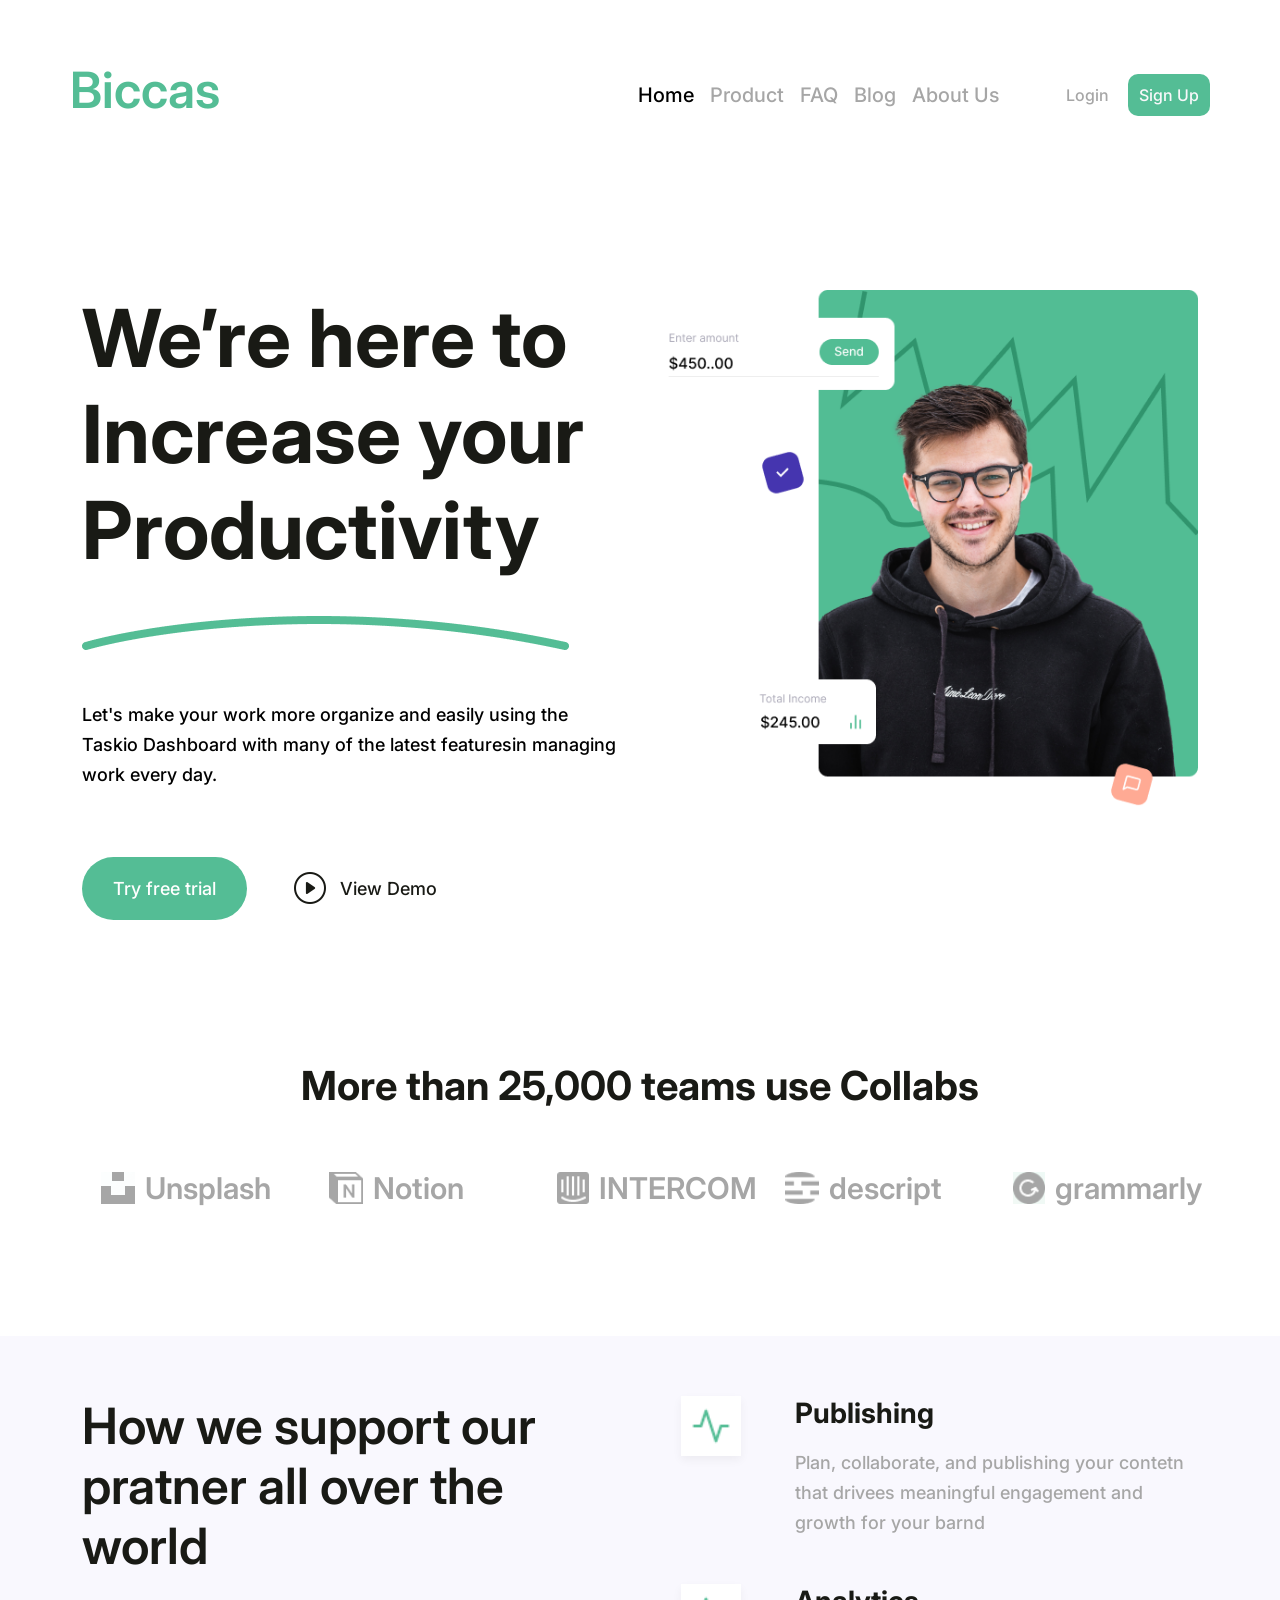
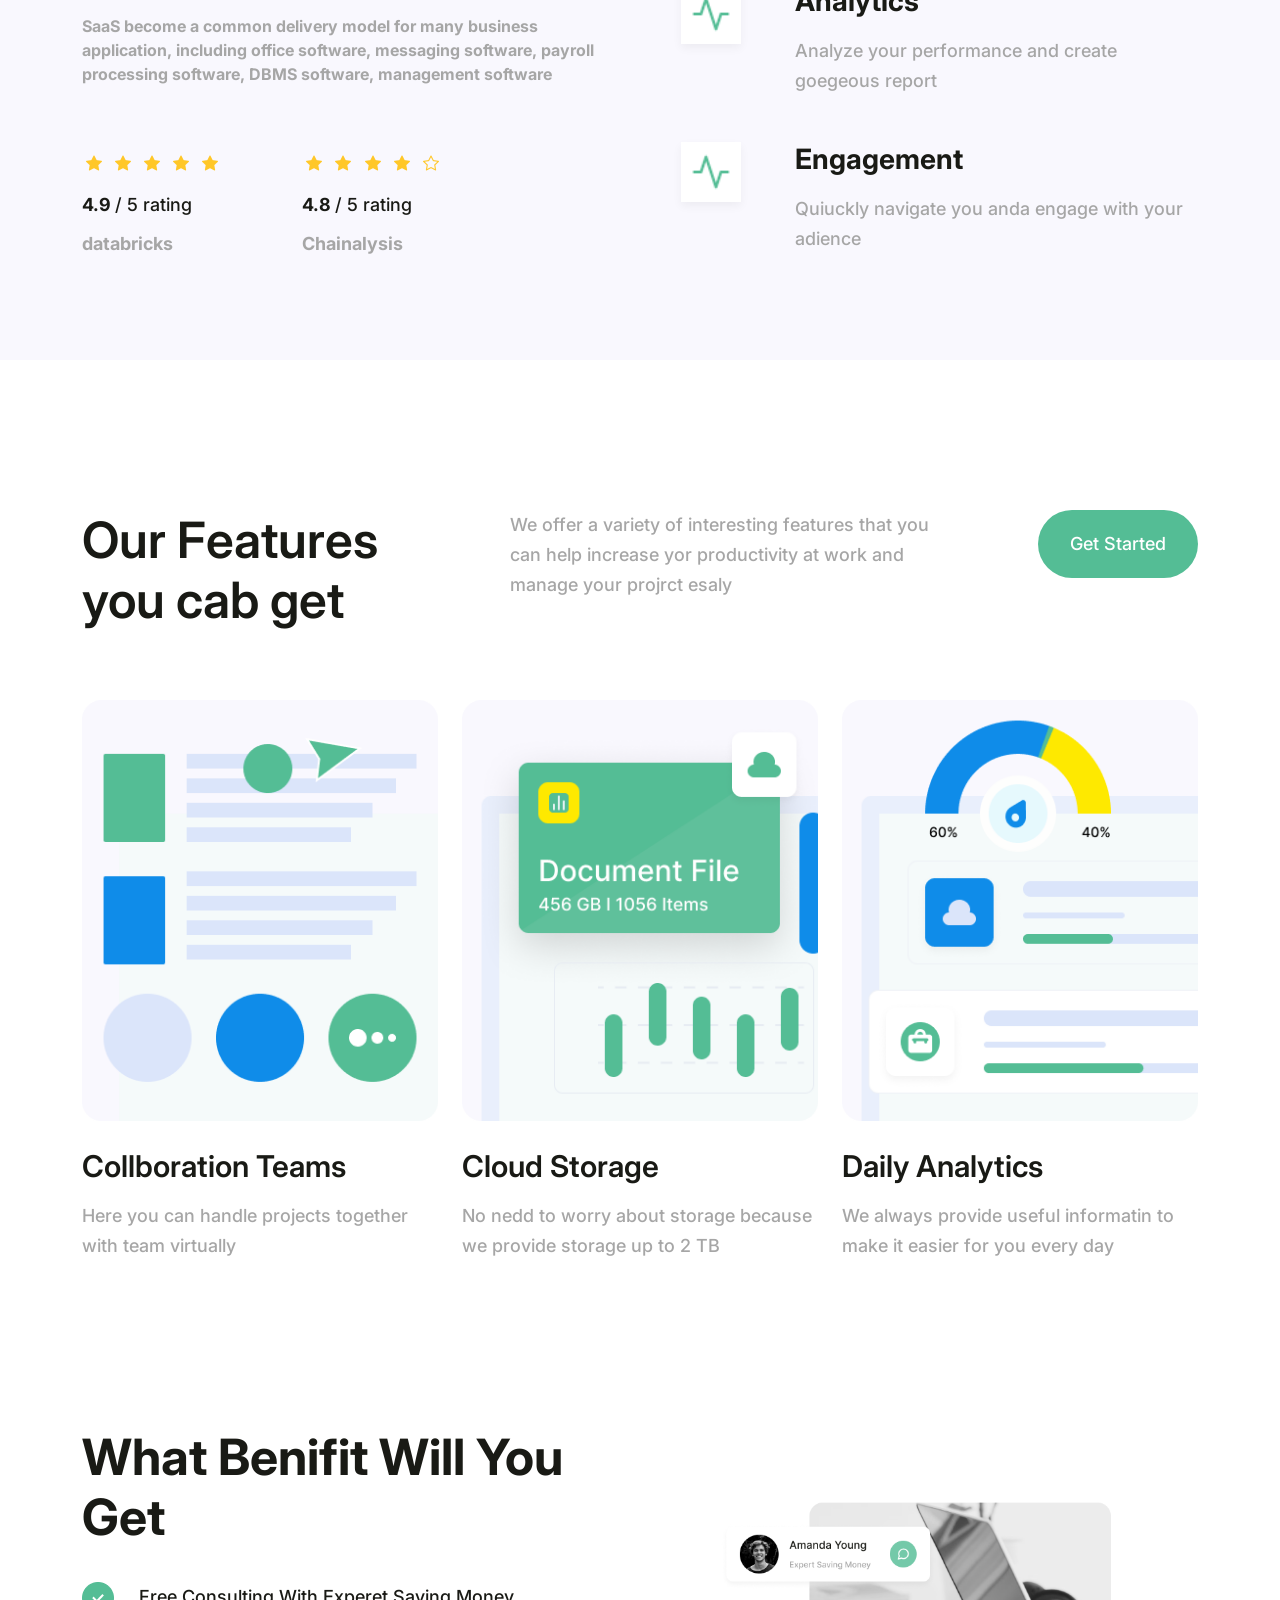
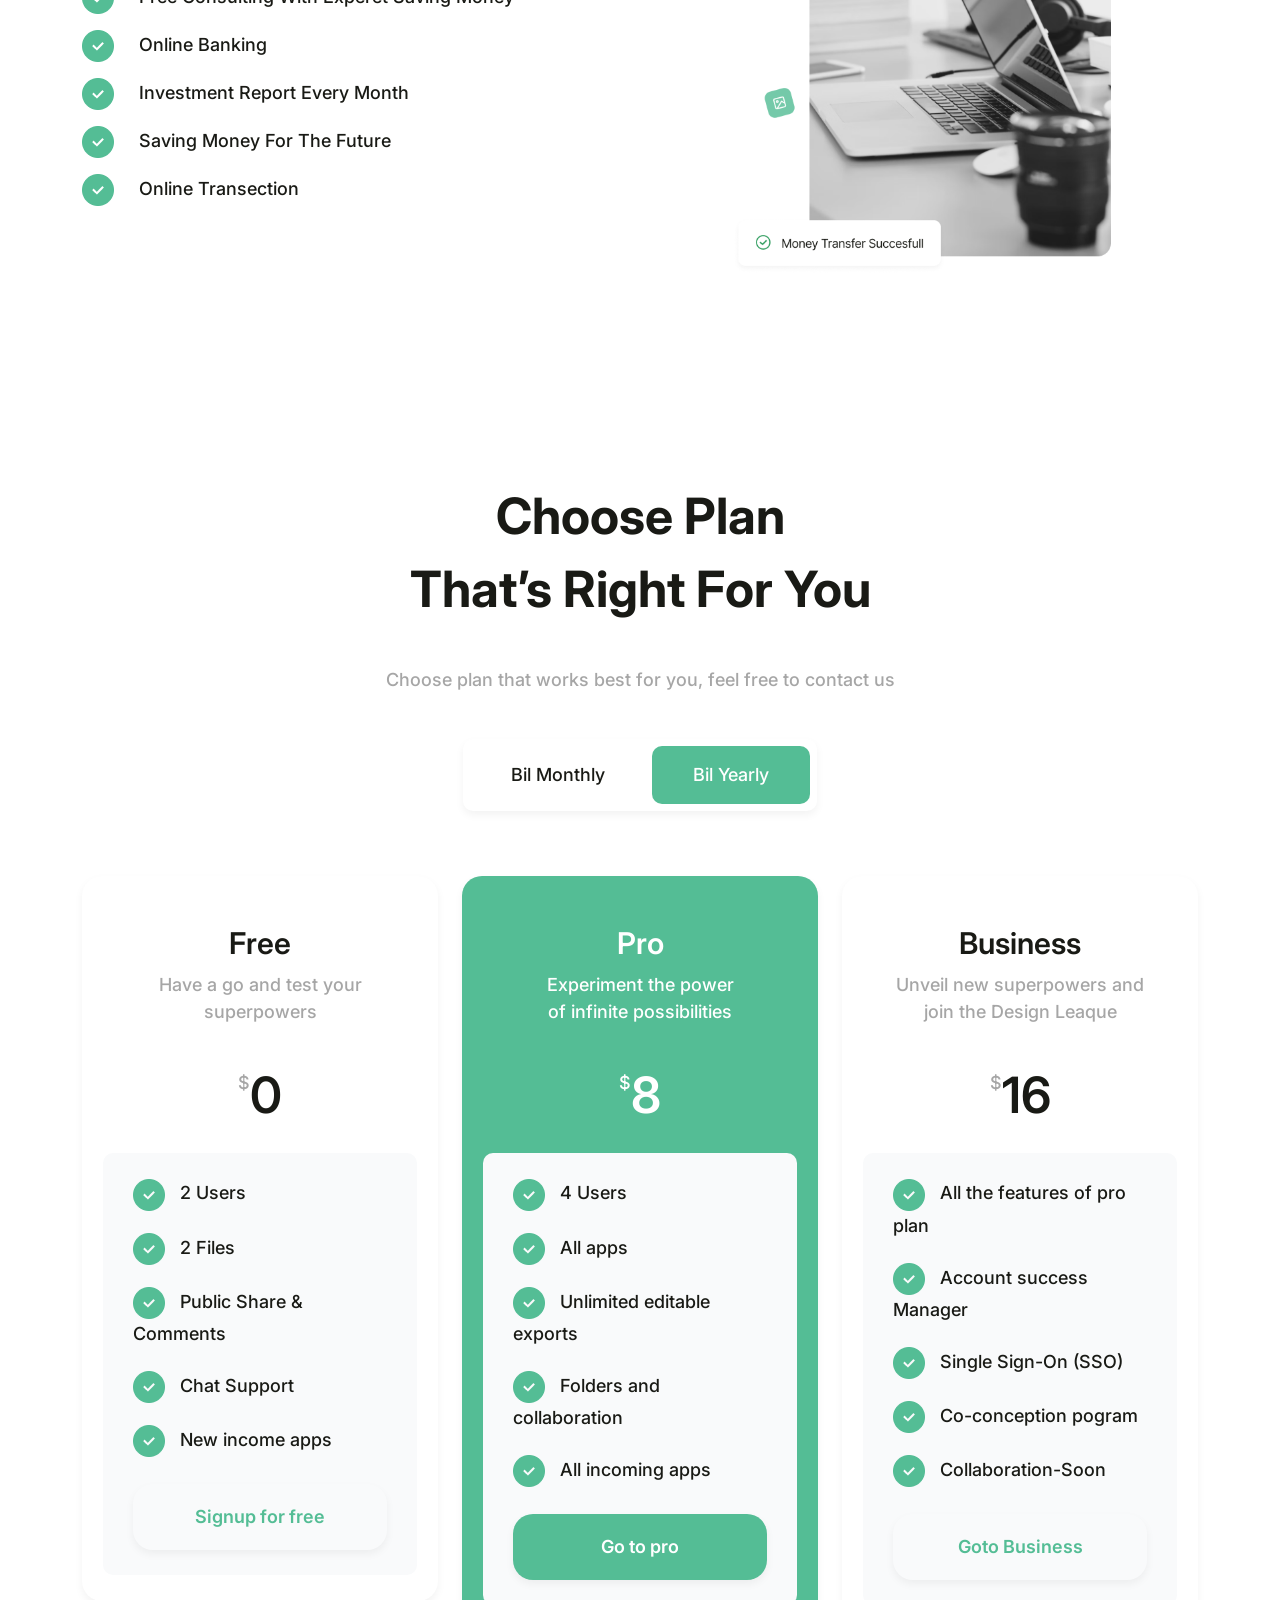
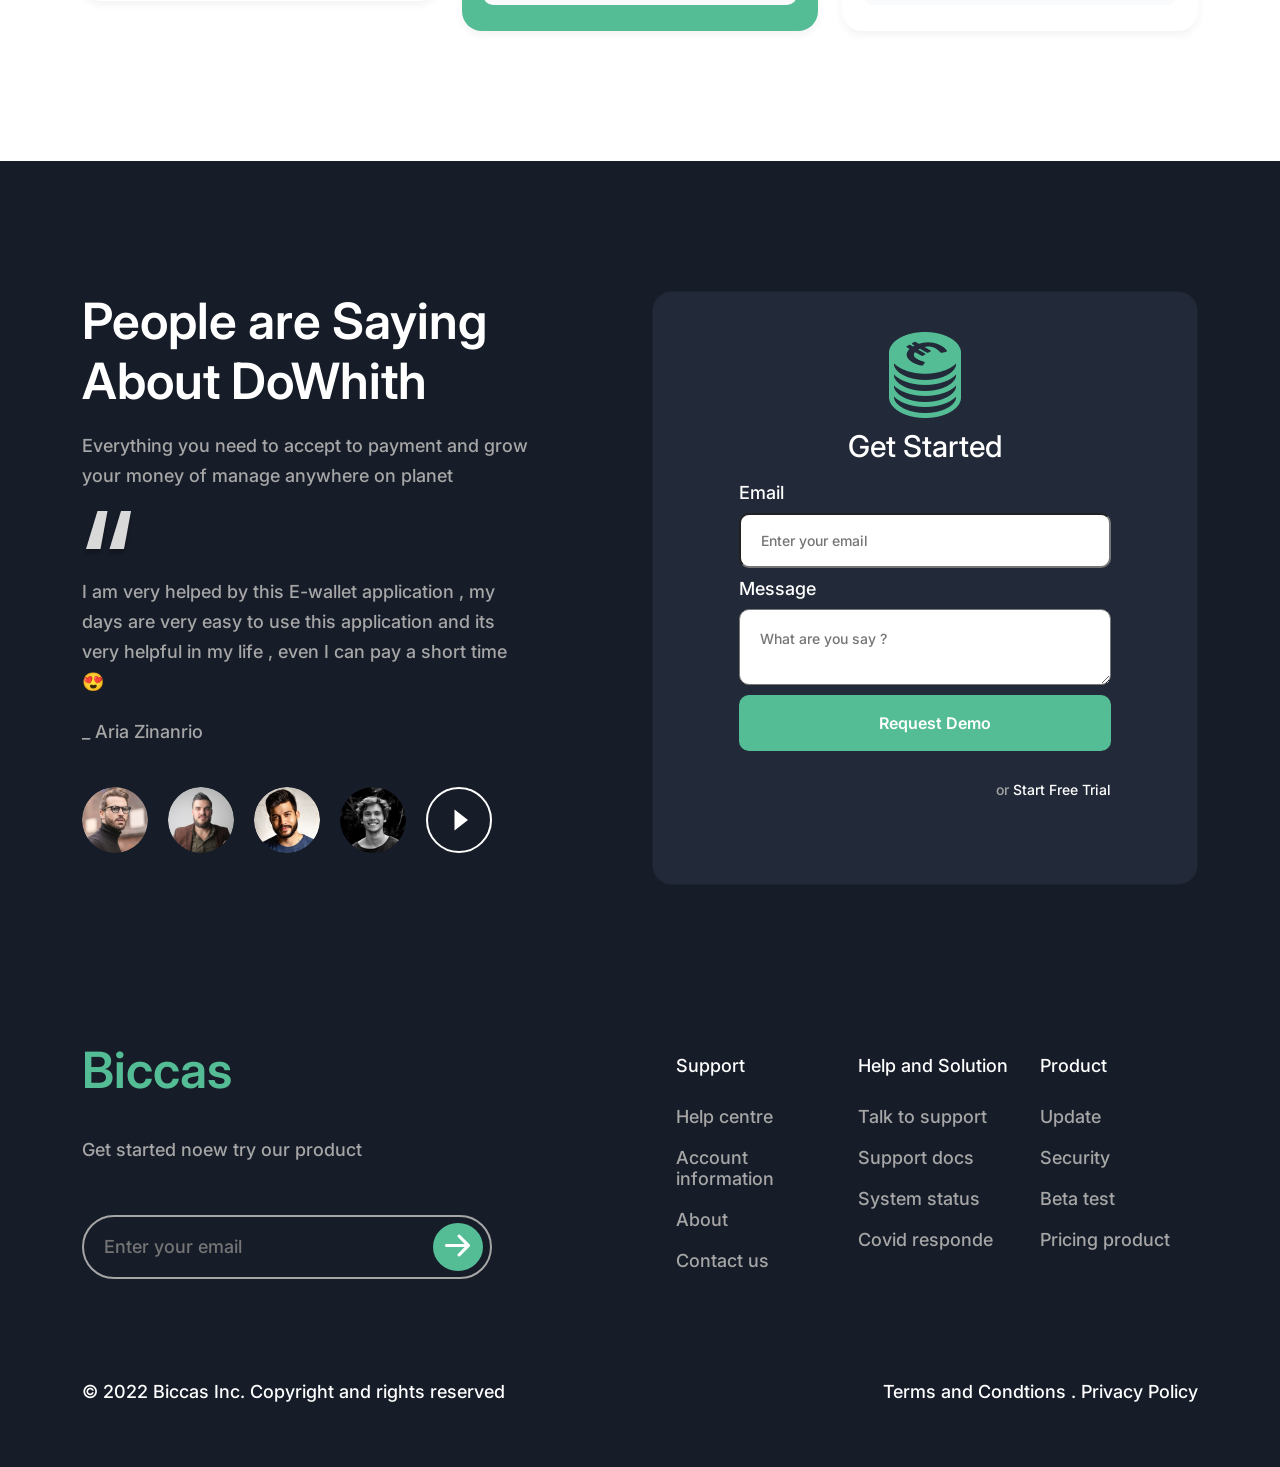
<file: index.html>
<!DOCTYPE html>
<html lang="en">
  <head>
    <meta charset="UTF-8" />
    <meta name="viewport" content="width=device-width, initial-scale=1.0" />
    <meta name="description" content="" />
    <link
      rel="shortcut icon"
      href="assets/img/command 1.png"
      type="image/x-icon" />
    <!-- Bootstrap Icon CDN  -->
    <link
      rel="stylesheet"
      href="https://cdn.jsdelivr.net/npm/bootstrap-icons@1.10.2/font/bootstrap-icons.css" />

    <!-- Bootstrap CSS  -->
    <link rel="stylesheet" href="assets/bootstrap/css/bootstrap.min.css" />
    <title> Biccas </title>
    <!-- Custom CSS  -->
    <link rel="stylesheet" href="./style.css" />
    <link rel="stylesheet" href="./responsive.css" />
  </head>
  <body>
    <!--  Navbar section  -->

    <nav class="nav-section navbar navbar-expand-lg bg-body">
      <div class="container">
        <div class="logo">
          <a class="navbar-brand" href="#">Biccas</a>
        </div>
        <button
          class="navbar-toggler"
          type="button"
          data-bs-toggle="collapse"
          data-bs-target="#navbarSupportedContent"
          aria-controls="navbarSupportedContent"
          aria-expanded="false"
          aria-label="Toggle navigation">
          <i class="bi bi-list"></i>
        </button>
        <div class="collapse navbar-collapse gap-5" id="navbarSupportedContent">
          <ul class="navbar-nav ms-auto mb-2 mb-lg-0">
            <li class="nav-item">
              <a class="nav-link active" aria-current="page" href="#">Home</a>
            </li>
            <li class="nav-item">
              <a class="nav-link" href="#">Product</a>
            </li>
            <li class="nav-item">
              <a class="nav-link" href="#">FAQ</a>
            </li>
            <li class="nav-item">
              <a class="nav-link" href="#">Blog</a>
            </li>
            <li class="nav-item">
              <a class="nav-link" href="#">About Us</a>
            </li>
          </ul>
          <div class="d-flex gap-2 button">
            <a class="app-btn" href="#">Login</a>
            <a class="app-btn" href="#">Sign Up</a>
          </div>
        </div>
      </div>
    </nav>

    <!--  Navbar section End  -->

    <!--  Hero Section -->
      <section class="hero-section">
        <div class="container">
          <div class="row">
            <div class="col-md-6 col-sm-12">
              <h1 class="text-center text-md-start">
                We’re here to Increase your Productivity
              </h1>
              <img src="assets/img/hero-line.png" alt="Line" />
              <p>
                Let's make your work more organize and easily using the Taskio
                Dashboard with many of the latest featuresin managing work every
                day.
              </p>
              <div
                class="button flex gap-3 justify-content-center justify-content-md-start">
                <button>Try free trial</button>
                <button class="d-flex align-items-center">
                  <i class="bi bi-play-circle"></i><span>View Demo</span>
                </button>
              </div>
            </div>
            <div class="col-md-6 col-sm-12 pt-5 pt-md-0">
              <div class="hero-img text-end">
                <img src="assets/img/mainleftimg.png" alt="mainLeftImage" />
              </div>
            </div>
          </div>
          <!--  Bottom Part Start  -->
          <div class="row hero-bottom justify-content-around text-center">
            <h2 class="text-center">More than 25,000 teams use Collabs</h2>
            <div class="col-xl-2 col-md-3 col-sm-4 col-5">
              <div class="item">
                <img
                  src="assets/img/unsplash icon.png"
                  alt="unsplash icon" />Unsplash
              </div>
            </div>
            <div class="col-xl-2 col-md-3 col-sm-4 col-5">
              <div class="item">
                <img src="assets/img/notion icon.png" alt="notion icon" />Notion
              </div>
            </div>
            <div class="col-xl-2 col-md-3 col-sm-4 col-5">
              <div class="item">
                <img
                  src="assets/img/intercom icon.png"
                  alt="intercom icon" />INTERCOM
              </div>
            </div>
            <div class="col-xl-2 col-md-3 col-sm-4 col-5">
              <div class="item">
                <img
                  src="assets/img/descript icon.png"
                  alt="descript icon" />descript
              </div>
            </div>
            <div class="col-xl-2 col-md-3 col-sm-4 col-5">
              <div class="item">
                <img
                  src="assets/img/grammerly icon.png"
                  alt="grammerly icon" />grammarly
              </div>
            </div>
          </div>
        </div>
      </section>

      <!--  Bottom Part End  -->

      
      <!--  Support Section Start -->
      <section class="support-section">
        <div class="container">
          <div class="row">
            <div class="col-md-6 col-sm-12 text-center text-md-start">
              <h1>How we support our pratner all over the world</h1>
              <p>
                SaaS become a common delivery model for many business
                application, including office software, messaging software,
                payroll processing software, DBMS software, management software
              </p>
              <div
                class="reviews justify-content-center justify-content-md-start">
                <div class="">
                  <div>
                    <i class="bi bi-star-fill"></i>
                    <i class="bi bi-star-fill"></i>
                    <i class="bi bi-star-fill"></i>
                    <i class="bi bi-star-fill"></i>
                    <i class="bi bi-star-fill"></i>
                  </div>
                  <p>4.9 <span>/ 5 rating</span></p>
                  <strong>databricks</strong>
                </div>
                <div>
                  <div>
                    <i class="bi bi-star-fill"></i>
                    <i class="bi bi-star-fill"></i>
                    <i class="bi bi-star-fill"></i>
                    <i class="bi bi-star-fill"></i>
                    <i class="bi bi-star"></i>
                  </div>
                  <p>4.8 <span>/ 5 rating</span></p>
                  <strong>Chainalysis</strong>
                </div>
              </div>
            </div>
            <div class="col-md-6 col-sm-12 support-second">
              <div class="row pt-5 pt-md-0">
                <div class="col-2 col-md-3 text-center">
                  <img src="assets/img/activityOne.png" alt="activity icon" />
                </div>
                <div class="col-10 col-md-9">
                  <h3>Publishing</h3>
                  <p>
                    Plan, collaborate, and publishing your contetn that drivees
                    meaningful engagement and growth for your barnd
                  </p>
                </div>
                <div class="col-2 col-md-3 text-center">
                  <img src="assets/img/activityOne.png" alt="activity icon" />
                </div>
                <div class="col-10 col-md-9">
                  <h3>Analytics</h3>
                  <p>Analyze your performance and create goegeous report</p>
                </div>
                <div class="col-2 col-md-3 text-center">
                  <img src="assets/img/activityOne.png" alt="activity icon" />
                </div>
                <div class="col-10 col-md-9">
                  <h3>Engagement</h3>
                  <p>Quiuckly navigate you anda engage with your adience</p>
                </div>
              </div>
            </div>
          </div>
        </div>
      </section>

      <!--  Support Section End -->

      <!-- ============ Features Section ========== -->
      <section class="features-section">
        <div class="container">
          <div class="row justify-content-between text-center text-md-start">
            <div class="col-xl-4 col-md-4 col-sm-12">
              <h1>
                Our Features <br />
                you cab get
              </h1>
            </div>
            <div class="col-xl-5 col-md-4 col-sm-12 py-4 py-md-0">
              <p>
                We offer a variety of interesting features that you can help
                increase yor productivity at work and manage your projrct esaly
              </p>
            </div>
            <div class="col-xl-2 col-md-4 col-sm-12 text-center text-md-end">
              <button>Get Started</button>
            </div>
          </div>
          <div class="row second-part justify-content-center">
            <div class="col-md-4 col-sm-6 col-8">
              <div class="card">
                <img
                  src="assets/img/feature-frame.png"
                  alt="Features Frame" />
                <h3>Collboration Teams</h3>
                <p>Here you can handle projects together with team virtually</p>
              </div>
            </div>
            <div class="col-md-4 col-sm-6 col-8">
              <div class="card">
                <img
                  src="assets/img/FeatureFrame2.png" alt="Feature Frame" />
                <h3>Cloud Storage</h3>
                <p>
                  No nedd to worry about storage because we provide storage up
                  to 2 TB
                </p>
              </div>
            </div>
            <div class="col-md-4 col-sm-6 col-8">
              <div class="card">
                <img
                  src="assets/img/FeatureFrame3.png" alt="Feature Frame" />
                <h3>Daily Analytics</h3>
                <p>
                  We always provide useful informatin to make it easier for you
                  every day
                </p>
              </div>
            </div>
          </div>
        </div>
      </section>

      
      
      <!--  Benfit Section -->
      <section class="benifit-section">
        <div class="container">
          <div class="row">
            <div class="col-md-6 col-12">
              <h2 class="text-center text-md-start">
                What Benifit Will You Get
              </h2>
              <ul>
                <li>
                  <img src="assets/img/Subtract.png" alt="Subtract icon" />
                  Free Consulting With Experet Saving Money
                </li>
                <li>
                  <img src="assets/img/Subtract.png" alt="Subtract icon" />
                  Online Banking
                </li>
                <li>
                  <img src="assets/img/Subtract.png" alt="Subtract icon" />
                  Investment Report Every Month
                </li>
                <li>
                  <img src="assets/img/Subtract.png" alt="Subtract icon" />
                  Saving Money For The Future
                </li>
                <li>
                  <img src="assets/img/Subtract.png" alt="Subtract icon" />
                  Online Transection
                </li>
              </ul>
            </div>
            <div class="col-md-6 col-12">
              <div class="benifit-img">
                <img src="assets/img/benifit Frame.png" alt="Benifit Frame" />
              </div>
            </div>
          </div>
        </div>
      </section>
      <!--  Plan Section  -->
      <section class="plan-section">
        <div class="container">
          <div class="text-center">
            <h1>
              Choose Plan <br />
              That’s Right For You
            </h1>
            <p>Choose plan that works best for you, feel free to contact us</p>
          </div>
          <div class="text-center">
            <div class="text-center d-inline-block plan-head">
              <span>Bil Monthly</span>
              <span>Bil Yearly</span>
            </div>
          </div>
          <div class="row">
            <!-- Free  Plan -->
            <div class="col-xl-4 col-md-6 col-sm-12">
              <div class="card">
                <div class="text-center px-3 pt-2">
                  <h2>Free</h2>
                  <p>
                    Have a go and test your <br />
                    superpowers
                  </p>
                  <span><sup>$</sup>0</span>
                </div>
                <div class="card-content">
                  <ul>
                    <li>
                      <img src="assets/img/Subtract.png" alt="Subtract icon" />
                      2 Users
                    </li>
                    <li>
                      <img src="assets/img/Subtract.png" alt="Subtract icon" />
                      2 Files
                    </li>
                    <li>
                      <img src="assets/img/Subtract.png" alt="Subtract icon" />
                      Public Share & Comments
                    </li>
                    <li>
                      <img src="assets/img/Subtract.png" alt="Subtract icon" />
                      Chat Support
                    </li>
                    <li>
                      <img src="assets/img/Subtract.png" alt="Subtract icon" />
                      New income apps
                    </li>
                  </ul>
                  <button>Signup for free</button>
                </div>
              </div>
            </div>
            <!-- Pro Plan -->
            <div class="col-xl-4 col-md-6 col-sm-12">
              <div class="card card-item">
                <div class="text-center px-3 pt-2">
                  <h2>Pro</h2>
                  <p>
                    Experiment the power <br />
                    of infinite possibilities
                  </p>
                  <span><sup>$</sup>8</span>
                </div>
                <div class="card-content">
                  <ul>
                    <li>
                      <img src="assets/img/Subtract.png" alt="Subtract icon" />
                      4 Users
                    </li>
                    <li>
                      <img src="assets/img/Subtract.png" alt="Subtract icon" />
                      All apps
                    </li>
                    <li>
                      <img src="assets/img/Subtract.png" alt="Subtract icon" />
                      Unlimited editable exports
                    </li>
                    <li>
                      <img src="assets/img/Subtract.png" alt="Subtract icon" />
                      Folders and collaboration
                    </li>
                    <li>
                      <img src="assets/img/Subtract.png" alt="Subtract icon" />
                      All incoming apps
                    </li>
                  </ul>
                  <button>Go to pro</button>
                </div>
              </div>
            </div>
            <!-- Business Plan -->
            <div class="col-xl-4 col-md-6 col-sm-12">
              <div class="card">
                <div class="text-center px-3 pt-2">
                  <h2>Business</h2>
                  <p>
                    Unveil new superpowers and <br />
                    join the Design Leaque
                  </p>
                  <span><sup>$</sup>16</span>
                </div>
                <div class="card-content">
                  <ul>
                    <li>
                      <img src="assets/img/Subtract.png" alt="Subtract icon" />
                      All the features of pro plan
                    </li>
                    <li>
                      <img src="assets/img/Subtract.png" alt="Subtract icon" />
                      Account success Manager
                    </li>
                    <li>
                      <img src="assets/img/Subtract.png" alt="Subtract icon" />
                      Single Sign-On (SSO)
                    </li>
                    <li>
                      <img src="assets/img/Subtract.png" alt="Subtract icon" />
                      Co-conception pogram
                    </li>
                    <li>
                      <img src="assets/img/Subtract.png" alt="Subtract icon" />
                      Collaboration-Soon
                    </li>
                  </ul>
                  <button>Goto Business</button>
                </div>
              </div>
            </div>
          </div>
        </div>
      </section>
      <!--  Footer Section = -->
      <footer class="footer-section">
        <div class="container">
          <div class="row justify-content-between">
            <div class="col-md-5 col-sm-12">
              <h1>
                People are Saying <br />
                About DoWhith
              </h1>
              <p>
                Everything you need to accept to payment and grow your money of
                manage anywhere on planet
              </p>
              <img src="assets/img/rectangle.png" alt="rectangle icon" />
              <p>
                I am very helped by this E-wallet application , my days are very
                easy to use this application and its very helpful in my life ,
                even I can pay a short time 😍
              </p>
              <strong>_ Aria Zinanrio</strong>
              <div class="img">
                <img src="assets/img/user1.png" alt="" />
                <img src="assets/img/user2.png" alt="" />
                <img src="assets/img/user3.png" alt="" />
                <img src="assets/img/user4.png" alt="" />
                <a href="#">
                  <svg
                    xmlns="http://www.w3.org/2000/svg"
                    width="66"
                    height="66"
                    viewBox="0 0 66 66"
                    fill="none">
                    <circle
                      cx="33"
                      cy="33"
                      r="32"
                      stroke="white"
                      stroke-width="2" />
                    <path
                      d="M42 33L28.5 43.3923L28.5 22.6077L42 33Z"
                      fill="white" />
                  </svg>
                </a>
              </div>
            </div>
            <div class="col-md-6 col-sm-12 pt-5 pt-md-0">
              <div class="card">
                <img src="assets/img/database icon.png" alt="Database icon" />
                <h3>Get Started</h3>
                <label for="email">Email</label>
                <input type="text" id="email" placeholder="Enter your email" />
                <label for="message">Message</label>
                <textarea
                  id="message"
                  placeholder="What are you say ? "></textarea>
                <input type="submit" value="Request Demo" />
                <p>or <a href="#">Start Free Trial</a></p>
              </div>
            </div>
          </div>
          <!-- footer-second -->
          <div class="footer-second row justify-content-between">
            <div class="col-md-5 col-sm-12 text-center text-md-start">
              <h1>Biccas</h1>
              <p>Get started noew try our product</p>
              <div class="input-form mx-auto mx-md-0">
                <input type="text" placeholder="Enter your email" />
                <span><i class="bi bi-arrow-right-short"></i></span>
              </div>
            </div>
            <div
              class="col-md-6 col-sm-12 row pt-5 pt-md-0 justify-content-around text-center justify-content-md-between text-md-start">
              <div class="col-md-4 col-sm-6 col-12">
                <h4>Support</h4>
                <ul>
                  <li><a href="#">Help centre</a></li>
                  <li><a href="#">Account information</a></li>
                  <li><a href="#">About</a></li>
                  <li><a href="#">Contact us</a></li>
                </ul>
              </div>
              <div class="col-md-4 col-sm-6 col-12">
                <h4>Help and Solution</h4>
                <ul>
                  <li><a href="#">Talk to support</a></li>
                  <li><a href="#">Support docs</a></li>
                  <li><a href="#">System status</a></li>
                  <li><a href="#">Covid responde</a></li>
                </ul>
              </div>
              <div class="col-md-4 col-sm-6 col-12">
                <h4>Product</h4>
                <ul>
                  <li><a href="#">Update</a></li>
                  <li><a href="#">Security</a></li>
                  <li><a href="#">Beta test</a></li>
                  <li><a href="#">Pricing product</a></li>
                </ul>
              </div>
            </div>
          </div>
          <div class="footer-third">
            <div class="row justify-content-between">
              <div class="col-md-6 text-center text-md-start">
                <p>
                  © 2022 Biccas Inc. Copyright and rights reserved
                  
                </p>
              </div>
              <div class="col-md-6">
                <p class="text-center text-md-end d-block">
                  <a href="#">Terms and Condtions</a> .
                  <a href="#">Privacy Policy</a>
                </p>
              </div>
            </div>
          </div>
        </div>
      </footer>
    </main>
    <!-- Bootstrap Js  -->
    <script src="assets/bootstrap/js/bootstrap.bundle.min.js"></script>
  </body>
</html>
</file>
<file: style.css>
/* 
    // import font from Google-font
    // font-family: 'Inter', sans-serif; 
*/
@import url("https://fonts.googleapis.com/css2?family=Inter:wght@300;400;500;600;700;800&display=swap");

img {
  max-width: 100%;
}
/* Common CSS Classes  */

.app-btn {
  border-radius: 10px;
  background: #54bd95;
  color: #f8f8fa;
  font-family: Inter;
  font-size: 16px;
  font-style: normal;
  font-weight: 500;
  line-height: normal;
  padding: 10px 10px;
  text-decoration: none;
  transition: 0.2s ease;
  border: 1px solid transparent;
}
.app-btn:hover {
  background: #f8f8fa;
  color: #54bd95;
  border: 1px solid #54bd95;
}
/*  Navbar CSS  */
.nav-section .container {
  padding: 50px 0px;
}
.logo a {
  color: #54bd95;
  font-family: Inter;
  font-size: 50px;
  font-style: normal;
  font-weight: 600;
  line-height: 30px; 
}
.logo a:visited {
  color: #54bd95;
}
.nav-section button {
  border: 2px solid #54bd95;
  transition: 0.2s ease;
  outline: none;
}

.nav-section button:hover {
  background-color: #54bd95;
  border: 2px solid transparent;
}
.nav-section button:hover i {
  color: white;
}
.nav-section button i {
  color: #54bd95;
  font-size: 31px;
}
.nav-section button:focus {
  box-shadow: 0 0 0;
  outline: none;
}
.nav-section ul li a {
  color: #a6a6a6;
  font-family: Inter;
  text-align: right;
  font-size: 20px;
  font-style: normal;
  font-weight: 500;
  line-height: normal;
  padding: 25px 20px;
  text-align: center;
}

.nav-section .button a:nth-child(1) {
  color: #a6a6a6;
  background-color: #fff;
}
.nav-section .button a:nth-child(1):hover {
  background: #54bd95;
  color: #f8f8fa;
  font-family: Inter;
  border: 1px solid transparent;
}
/*  Hero CSS  */
.hero-section {
  padding: 100px 0 0 0;
}
.hero-section h1 {
  color: #191a15;
  font-family: Inter;
  font-size: 80px;
  font-style: normal;
  font-weight: 700;
  padding-bottom: 30px;
}
.hero-section p {
  color: #000;
  font-family: Inter;
  font-size: 18px;
  font-style: normal;
  font-weight: 500;
  line-height: 30px; /* 166.667% */
  padding: 50px 0;
}
.hero-section .button {
  display: flex;
  gap: 10px;
  align-items: center;
}
.hero-section .button button {
  color: #fff;
  font-family: Inter;
  font-size: 18px;
  font-style: normal;
  font-weight: 500;
  line-height: normal;
  border-radius: 40px;
  background: #54bd95;
  padding: 20px 30px;
  border: 1px solid transparent;
  outline: none;
  transition: 0.2s ease;
}
.hero-section .button button:nth-child(1):hover {
  border: 1px solid #54bd95;
  color: #54bd95;
  background-color: #fff;
}
.hero-section .button button:nth-child(2) {
  border: 1px solid transparent;
  color: #191a15;
  padding: 12px 30px;
  background-color: transparent;
}
.hero-section .button i {
  font-size: 31.6px;
  margin-right: 14px;
}
.hero-section .button button:nth-child(2):hover {
  border: 1px solid transparent;
  color: #fff;
  background-color: #54bd95;
}
.hero-bottom {
  padding: 140px 0 130px 0;
}
.hero-bottom h2 {
  color: #191a15;
  text-align: center;
  font-family: Inter;
  font-size: 40px;
  font-style: normal;
  font-weight: 700;
  line-height: normal;
  margin-bottom: 40px;
}
.hero-bottom .item {
  color: #a6a6a6;
  text-align: center;
  font-family: Inter;
  font-size: 30px !important ;
  font-style: normal;
  font-weight: 600;
  line-height: normal;
  display: flex;
  gap: 10px;
  align-items: center;
  margin-top: 20px;
}
.hero-bottom .item img {
  width: 34px;
  height: 32px;
}

/*  Support CSS   */
.support-section {
  background: #f9f8fe;
  padding: 60px 0;
}
.support-section h1 {
  color: #191a15;
  font-family: Inter;
  font-size: 50px;
  font-style: normal;
  font-weight: 600;
  line-height: normal;
}
.support-section p {
  color: #a6a6a6;
  font-family: Inter;
  font-size: 16px;
  font-style: normal;
  font-weight: 700;
  padding: 30px 0 50px 0;
}
.support-section .reviews {
  display: flex;
  gap: 80px;
}
.support-section i {
  color: #ffc728;
  padding: 4px 4px;
  width: 10px;
}
.support-section .reviews p {
  color: #191a15;
  font-family: Inter;
  font-size: 18px;
  font-style: normal;
  font-weight: 700;
  line-height: normal;
  padding: 18px 0;
  margin: 0;
}
.support-section .reviews span {
  color: #191a15;
  font-family: Inter;
  font-size: 18px;
  font-style: normal;
  font-weight: 500;
  line-height: normal;
}
.support-section .reviews strong {
  color: #a6a6a6;
  font-family: Inter;
  font-size: 18px;
  font-style: normal;
  font-weight: 700;
  line-height: normal;
}
/* support-second */
.support-second img {
  height: 60px;
  padding: 10px;
  background: #fff;
  box-shadow: 0px 4px 9px 0px rgba(0, 0, 0, 0.05);
}
.support-second h3 {
  color: #191a15;
  font-family: Inter;
  font-size: 28px;
  font-style: normal;
  font-weight: 700;
  line-height: normal;
}
.support-second p {
  color: #a6a6a6;
  font-family: Inter;
  font-size: 18px;
  font-style: normal;
  font-weight: 500;
  line-height: 30px; 
  padding: 10px 0 30px 0;
}

/* Features CSS  */
.features-section {
  padding: 150px 0;
}
.features-section h1 {
  color: #191a15;
  font-family: Inter;
  font-size: 50px;
  font-style: normal;
  font-weight: 600;
  line-height: normal;
  margin: 0;
}
.features-section p {
  color: #a6a6a6;
  font-family: Inter;
  font-size: 18px;
  font-style: normal;
  font-weight: 500;
  line-height: 30px; 
}
.features-section button {
  color: #fff;
  font-family: Inter;
  font-size: 18px;
  font-style: normal;
  font-weight: 500;
  line-height: 30px; 
  border-radius: 70px;
  background: #54bd95;
  padding: 18px 31px;
  border: 1px solid transparent;
  transition: 0.2s ease;
}
.features-section button:hover {
  color: #54bd95;
  background-color: transparent;
  border: 1px solid #54bd95;
}
.features-section .card {
  margin: 70px 0 0 0;
  border: none;
}
.features-section h3 {
  color: #191a15;
  font-family: Inter;
  font-size: 30px;
  font-style: normal;
  font-weight: 600;
  line-height: 30px; 
  padding: 30px 0 20px 0;
  margin: 0;
}





/* =============== benifit-section CSS ============== */
.benifit-section h2 {
  color: #191a15;
  font-family: Inter;
  font-size: 50px;
  font-style: normal;
  font-weight: 700;
  line-height: normal;
  margin-bottom: 35px;
}
.benifit-section ul {
  list-style: none;
  padding: 0;
}
.benifit-section li {
  color: #191a15;
  font-family: Inter;
  font-size: 18px;
  font-style: normal;
  font-weight: 500;
  line-height: 30px; /* 166.667% */
  margin: 16px 0;
}
.benifit-section li img {
  margin-right: 20px;
}
/* ============== Plan Section CSS =============== */
.plan-section {
  padding: 130px 0;
}
.plan-section h1 {
  color: #191a15;
  text-align: center;
  font-family: Inter;
  font-size: 50px;
  font-style: normal;
  font-weight: 700;
  line-height: 73px; /* 146% */
  margin-bottom: 40px;
}

.plan-section .card {
  border-radius: 20px;
  background: #fff;
  box-shadow: 0px 4px 9px 0px rgba(0, 0, 0, 0.05);
  border: 1px solid transparent;
  margin-top: 65px;
  transition: 0.2s ease;
}
.plan-section h2 {
  color: #191a15;
  text-align: center;
  font-family: Inter;
  font-size: 30px;
  font-style: normal;
  font-weight: 600;
  line-height: normal;
  margin: 40px 0 10px 0;
}
.plan-section p {
  color: #a6a6a6;
  text-align: center;
  font-family: Inter;
  font-size: 18px;
  font-style: normal;
  font-weight: 500;
  line-height: 27px; /* 150% */
}

.plan-section span {
  color: #191a15;
  font-family: Inter;
  font-size: 50px;
  font-style: normal;
  font-weight: 600;
  line-height: 30px; /* 60% */
  margin: 39px 0 16px 0;
  display: inline-block;
}
.plan-section span sup {
  color: #a6a6a6;
  font-family: Inter;
  font-size: 18px !important ;
  font-style: normal;
  font-weight: 500 !important;
  line-height: 30px; /* 166.667% */
  top: -1.5rem;
}
.plan-head {
  border-radius: 10px;
  background: #fff;
  box-shadow: 0px 4px 9px 0px rgba(0, 0, 0, 0.05);
  gap: 10px;
  padding: 7px;
  margin-top: 30px;
}
.plan-head span {
  color: #fff;
  font-family: Inter;
  font-size: 18px;
  font-style: normal;
  font-weight: 500;
  line-height: 30px; /* 166.667% */
  padding: 13px 40px;
  border-radius: 10px;
  background: #54bd95;
  margin: 0;
  border: 1px solid transparent;
  transition: 0.2s ease;
  cursor: pointer;
}
.plan-head span:nth-child(1) {
  color: #191a15;
  background-color: #fff;
}
.plan-head span:nth-child(1):hover {
  color: #fff;
  background-color: #54bd95;
}
.plan-head span:nth-child(2):hover {
  border: 1px solid #54bd95;
  color: #161c28;
  background-color: transparent;
}
/* Plan Card */

.plan-section .card-content {
  margin: 15px 20px 25px 20px;
  padding: 14px 30px 25px 30px;
  border-radius: 10px;
  background: #f9fafb;
}
.plan-section ul {
  list-style: none;
  padding: 0;
}
.plan-section li {
  color: #191a15;
  font-family: Inter;
  font-size: 18px;
  font-style: normal;
  font-weight: 500;
  line-height: 30px; /* 166.667% */
  padding: 11px 0;
}
.plan-section li img {
  margin-right: 10px;
}
.plan-section button {
  width: 100%;
  color: #54bd95;
  font-family: Inter;
  font-size: 18px;
  font-style: normal;
  font-weight: 600;
  line-height: 30px; /* 166.667% */
  border-radius: 20px;
  background: transparent;
  box-shadow: 0px 4px 9px 0px rgba(0, 0, 0, 0.05);
  padding: 17px 0;
  border: 1px solid transparent;
  transition: 0.2s ease;
}
.plan-section .card-item {
  background: #54bd95;
}
.plan-section .card-item h2 {
  color: #fff;
}
.plan-section .card-item p {
  color: #fff;
}
.plan-section .card-item span {
  color: #fff;
}
.plan-section .card-item sup {
  color: #fff;
}
.plan-section .card-item button {
  background-color: #54bd95;
  color: #fff;
}
.plan-section .card:hover {
  background: #54bd95;
}
.plan-section .card:hover h2,
.plan-section .card:hover p,
.plan-section .card:hover span,
.plan-section .card:hover sup {
  color: #fff;
}
.plan-section .card button:hover {
  background-color: #54bd95;
  color: #fff;
}
.plan-section .card-item button:hover {
  background: #fff;
  color: #54bd95;
  border: 1px solid #54bd95;
}
/* ================= Footer CSS ================= */
.footer-section {
  padding: 130px 0 40px 0;
  background: #161c28;
  color: white;
}
.footer-section h1 {
  color: #fff;
  font-family: Inter;
  font-size: 50px;
  font-style: normal;
  font-weight: 600;
  line-height: normal;
}
.footer-section p {
  color: #a6a6a6;
  font-family: Inter;
  font-size: 18px;
  font-style: normal;
  font-weight: 500;
  line-height: 30px; /* 166.667% */
  margin: 20px 0;
}
.footer-section strong {
  color: #a6a6a6;
  font-family: Inter;
  font-size: 18px;
  font-style: normal;
  font-weight: 500;
  line-height: 30px; /* 166.667% */
}
.footer-section .img {
  display: flex;
  gap: 20px;
  margin-top: 40px;
}
.footer-section .img img {
  width: 66px;
  height: 66px;
  flex-shrink: 0;
  border-radius: 66px;
  cursor: pointer;
}
.footer-section .card {
  display: inline-flex;
  padding: 40px 86px 66px 86px;
  flex-direction: column;
  align-items: center;
  gap: 10px;
  border-radius: 20px;
  background: #222938;
  width: 100%;
}
.footer-section .card h3 {
  color: #fff;
  font-family: Inter;
  font-size: 30px;
  font-style: normal;
  font-weight: 500;
  line-height: normal;
}
.footer-section .card label {
  color: #fff;
  font-family: Inter;
  font-size: 18px;
  font-style: normal;
  font-weight: 500;
  line-height: normal;
  display: block;
  width: 100%;
  text-align: left;
}
.footer-section .card input {
  color: #a6a6a6;
  font-family: Inter;
  font-size: 14px;
  font-style: normal;
  font-weight: 500;
  line-height: normal;
  padding: 17px 0 17px 20px;
  outline: none;
  border-radius: 10px;
  background: #fff;
  width: 100%;
}
.footer-section .card input:focus,
.footer-section .card textarea:focus {
  background-color: transparent;
  border: 1px solid #54bd95;
  color: #fff;
}
.footer-section .card textarea {
  color: #a6a6a6;
  font-family: Inter;
  font-size: 14px;
  font-style: normal;
  font-weight: 500;
  line-height: normal;
  padding: 20px 20px;
  outline: none;
  border-radius: 10px;
  background: #fff;
  width: 100%;
}
.footer-section .card input[type="submit"] {
  border-radius: 10px;
  background: #54bd95;
  color: #fff;
  font-family: Inter;
  font-size: 16px;
  font-style: normal;
  font-weight: 600;
  line-height: normal;
  outline: none;
  border: 1px solid transparent;
  transition: 0.2s ease;
}
.footer-section .card input[type="submit"]:hover {
  background: transparent;
  color: #54bd95;
  border: 1px solid #54bd95;
}
.footer-section .card p {
  color: #a6a6a6;
  font-family: Inter;
  font-size: 14px;
  font-style: normal;
  font-weight: 500;
  line-height: normal;
  display: block;
  width: 100%;
  text-align: right;
}
.footer-section .card p a {
  color: #fff;
  font-family: Inter;
  font-size: 14px;
  font-style: normal;
  font-weight: 500;
  line-height: normal;
  text-decoration: none;
}
/* footer-second */
.footer-second {
  padding: 170px 0 60px 0;
}
.footer-second h1 {
  color: #54bd95;
  font-family: Inter;
  font-size: 50px;
  font-style: normal;
  font-weight: 600;
  line-height: 30px; 
}
.footer-second p {
  color: #a6a6a6;
  font-family: Inter;
  font-size: 18px;
  font-style: normal;
  font-weight: 500;
  line-height: 30px; 
  padding: 30px 0;
}

.footer-second .input-form {
  max-width: 410px;
  position: relative;
}
.footer-second .input-form input {
  width: 100%;
  color: #a6a6a6;
  font-family: Inter;
  font-size: 18px;
  font-style: normal;
  font-weight: 500;
  line-height: 30px; 
  padding: 15px 20px;
  border-radius: 70px;
  border: 2px solid #a6a6a6;
  background-color: transparent;
  outline: none;
}
.footer-second .input-form span {
  position: absolute;
  right: 8px;
  top: 7px;
  border: 1px solid transparent;
  border-radius: 100%;
  height: 50px;
  display: flex;
  justify-content: center;
  align-items: center;
  overflow: hidden;
  cursor: pointer;
}
.footer-second .input-form i {
  font-size: 50px;
  background-color: #54bd95;
  color: #fff;
}
.footer-second h4 {
  color: #fff;
  font-family: Inter;
  font-size: 18px;
  font-style: normal;
  font-weight: 500;
  line-height: normal;
  margin-bottom: 20px;
}
.footer-second ul {
  list-style: none;
  padding: 0;
}
.footer-second ul li a {
  color: #a6a6a6;
  font-family: Inter;
  font-size: 18px;
  font-style: normal;
  font-weight: 500;
  line-height: normal;
  text-decoration: none;
  padding: 10px 0;
  display: inline-block;
}
/* footer-third */
.footer-third p {
  color: #fff;
  font-family: Inter;
  font-size: 18px;
  font-style: normal;
  font-weight: 500;
  line-height: 30px; 
}
.footer-third p a {
  color: #fff;
  font-family: Inter;
  font-size: 18px;
  font-style: normal;
  font-weight: 500;
  line-height: 30px; 
  text-decoration: none;
  transition: 0.2s ease;
}
.footer-third p a:hover {
  color: #ffffffc0;
}
</file>
<file: responsive.css>
/* // Large devices (desktops, less than 1200px) */
@media (max-width: 1199.98px) {
  .hero-section h1 {
    font-size: 50px;
  }
  .features-section h1 {
    font-size: 35px;
  }
}
/* // Medium devices (tablets, less than 992px) */
@media (max-width: 991.98px) {
  .support-section h1 {
    font-size: 35px;
  }
  .features-section h1 {
    font-size: 30px;
  }
}
/* // Small devices (landscape phones, less than 768px) */
@media (max-width: 767.98px) {
  .support-section h1 {
    font-size: 60px;
  }
  .features-section h1 {
    font-size: 50px;
  }
}
</file>
